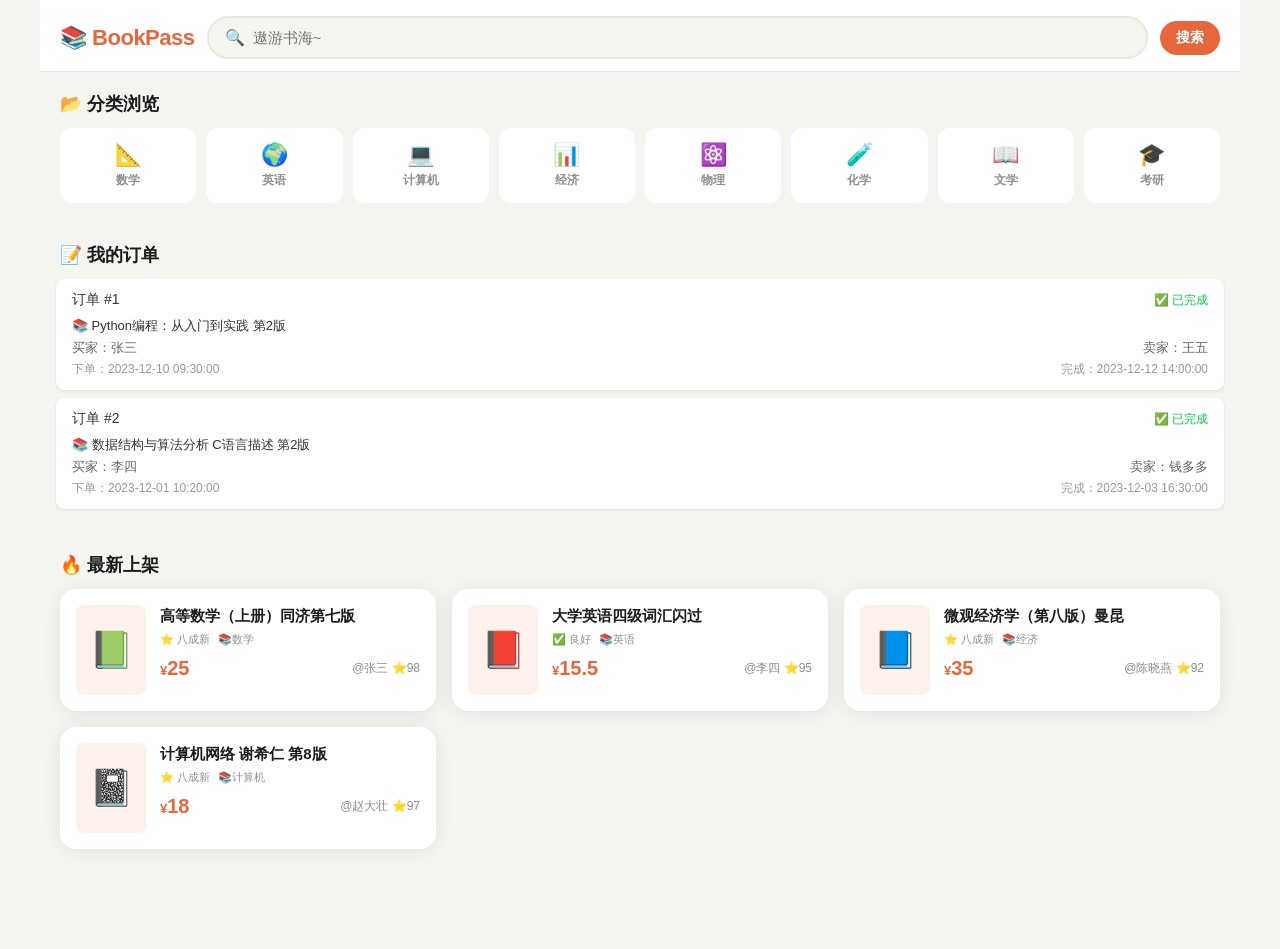
<file: index.html>
<!DOCTYPE html>
<html lang="zh-CN">
<head>
<meta charset="UTF-8">
<meta name="viewport" content="width=device-width, initial-scale=1.0">
<title>校园二手书 · BookPass</title>
<link rel="stylesheet" type="text/css" href="style.css">
</head>
<body>

<div class="app">
  <div class="page active" id="page-home">
    <div class="navbar">
      <div class="logo">📚 BookPass</div>
      <div class="search-bar" style="flex:1">
        <span>🔍</span>
        <input id="home-search-input" type="text" placeholder="遨游书海~" />
      </div>
      <button class="search-btn" onclick="doSearch()">搜索</button>
    </div>

    <div class="section-title">📂 分类浏览</div>
    <div class="category-grid">
      <div class="cat-item" onclick="searchByCategory('数学')">
        <div class="cat-icon">📐</div>
        <div class="cat-name">数学</div>
      </div>
      <div class="cat-item" onclick="searchByCategory('英语')">
        <div class="cat-icon">🌍</div>
        <div class="cat-name">英语</div>
      </div>
      <div class="cat-item" onclick="searchByCategory('计算机')">
        <div class="cat-icon">💻</div>
        <div class="cat-name">计算机</div>
      </div>
      <div class="cat-item" onclick="searchByCategory('经济')">
        <div class="cat-icon">📊</div>
        <div class="cat-name">经济</div>
      </div>
      <div class="cat-item" onclick="searchByCategory('物理')">
        <div class="cat-icon">⚛️</div>
        <div class="cat-name">物理</div>
      </div>
      <div class="cat-item" onclick="searchByCategory('化学')">
        <div class="cat-icon">🧪</div>
        <div class="cat-name">化学</div>
      </div>
      <div class="cat-item" onclick="searchByCategory('文学')">
        <div class="cat-icon">📖</div>
        <div class="cat-name">文学</div>
      </div>
      <div class="cat-item" onclick="searchByCategory('考研')">
        <div class="cat-icon">🎓</div>
        <div class="cat-name">考研</div>
      </div>
    </div>

    <div class="section-title" onclick="window.location.href='orders.html'">📝 我的订单</div>
    <div class="order-list" id="finished-order-list" onclick="window.location.href='orders.html'"></div>

    <!-- 最新上架 -->
    <div class="section-title">🔥 最新上架</div>
    <div class="book-list" id="home-book-list">
      <!-- 由 JavaScript 动态填充 -->
    </div>
  </div>

  <div class="page" id="page-search">

    <div class="navbar">
      <button class="nav-back" onclick="showPage('page-home')">
        <img src="documents/返回.png" style="border-radius: 50%;width: 90%;height: 90%;">
      </button>
      <div class="search-bar" style="flex:1">
        <span>🔍</span>
        <input id="search-input" type="text" placeholder="搜索书名…" />
      </div>
      <button class="search-btn" onclick="doSearchFromPage()">搜索</button>
    </div>

    <!-- 筛选条件 -->
    <div class="filter-bar">
      <div class="filter-chip active" onclick="applyFilter(this,'all')">全部</div>
      <div class="filter-chip" onclick="applyFilter(this,'cheap')">¥30以下</div>
      <div class="filter-chip" onclick="applyFilter(this,'good')">九成新↑</div>
      <div class="filter-chip" onclick="applyFilter(this,'new')">最新上架</div>
      <div class="filter-chip" onclick="applyFilter(this,'credit')">高信用卖家</div>
    </div>

    <!-- 结果列表 -->
    <div id="result-count" style="padding:0 20px 8px;font-size:13px;color:#8E8E93"></div>
    <div class="book-list" id="search-book-list"></div>
  </div>


  <!-- ==========================================
       书籍详情页 (page-detail)
       ========================================== -->
  <div class="page" id="page-detail">

    <div class="navbar">
      <button class="nav-back" onclick="closeModal()">
        <img src="documents/返回.png" style="border-radius: 50%;width: 90%;height: 90%;">
      </button>
      <div class="nav-title">书籍详情</div>
    </div>

    <!-- 封面大图 -->
    <div class="detail-cover" id="detail-cover">📗</div>

    <div class="detail-body">

      <!-- 价格（最显眼，放最前面） -->
      <div class="detail-price"><span>¥</span><span id="detail-price"></span></div>

      <!-- 书名 -->
      <div class="detail-title" id="detail-title"></div>

      <!-- 成色 -->
      <div class="detail-condition" id="detail-condition"></div>

      <!-- 卖家描述 -->
      <div class="detail-desc" id="detail-desc"></div>

      <!-- 卖家信息卡片 -->
      <div class="seller-card">
        <div class="seller-avatar" id="seller-avatar"></div>
        <div>
          <div class="seller-name" id="seller-name"></div>
          <div class="seller-credit" id="seller-credit"></div>
        </div>
      </div>

    </div>

    <!-- 底部购买按钮（固定） -->
    <div class="buy-bar">
      <button class="buy-btn" onclick="buyBook()">📩 我要买这本书</button>
    </div>

  </div>

</div><!-- end .app -->

<div class="modal-overlay" id="success-modal">
  <div class="modal">
    <div class="modal-icon">🎉</div>
    <div class="modal-title">下单成功！</div>
    <div class="modal-desc">
      已通知卖家，请等待对方确认。<br>
      确认后系统会展示卖家联系方式，<br>
      然后约好时间地点线下交接就好啦～
    </div>
    <button class="modal-btn" onclick="closeModal()">好的，我知道了</button>
  </div>
</div>
<script src="Data/usersData.js"></script>
<script src="Data/booksData.js"></script>
<script src="Data/ordersData.js"></script>
<script src="oldbooks.js"></script>
</body>
</html>
</file>
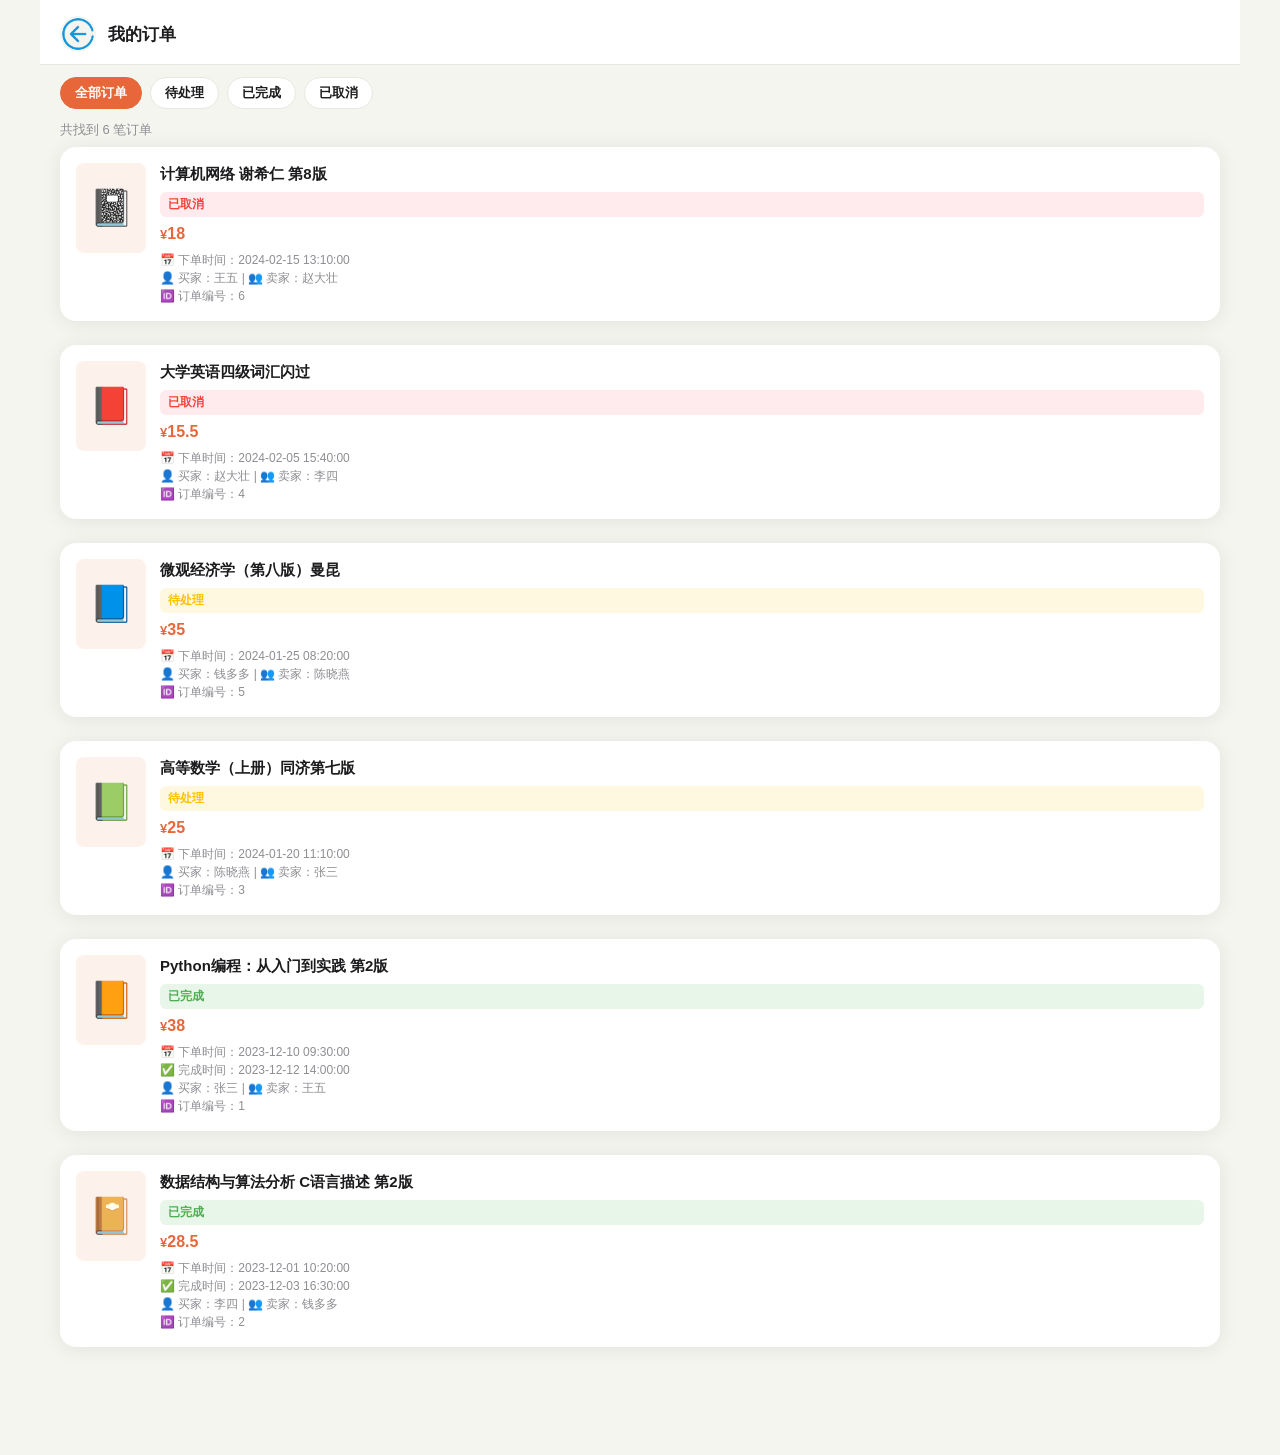
<file: orders.html>
<!DOCTYPE html>
<html lang="zh-CN">
<head>
<meta charset="UTF-8">
<meta name="viewport" content="width=device-width, initial-scale=1.0">
<title>我的订单 · BookPass</title>
<link rel="stylesheet" type="text/css" href="style.css">
<style>
.order-list {
  padding: 0 20px;
  display: flex;
  flex-direction: column;
  gap: 16px;
  padding-bottom: 100px;
}

.order-card {
  background: var(--card-bg);
  border-radius: var(--radius);
  padding: 16px;
  display: flex;
  gap: 14px;
  box-shadow: var(--shadow);
}

.order-status {
  font-size: 12px;
  padding: 4px 8px;
  border-radius: 6px;
  font-weight: 600;
}
.status-pending {
  background: #FFF8E1;
  color: #FFC107;
}
.status-finished {
  background: #E8F5E9;
  color: #4CAF50;
}
.status-canceled {
  background: #FFEBEE;
  color: #F44336;
}

.order-meta {
  font-size: 12px;
  color: var(--gray);
  margin-top: 8px;
  line-height: 1.5;
}
</style>
</head>
<body>

<div class="app">
  <!-- 订单页面 -->
  <div class="page active" id="page-orders">
    <div class="navbar">
      <button class="nav-back" onclick="window.location.href='index.html'">
        <img src="documents/返回.png" style="border-radius: 50%;width: 90%;height: 90%;">
      </button>
      <div class="nav-title">我的订单</div>
    </div>

    <!-- 订单状态筛选栏 -->
    <div class="filter-bar">
      <div class="filter-chip active" onclick="applyOrderFilter(this, 'all')">全部订单</div>
      <div class="filter-chip" onclick="applyOrderFilter(this, 'PENDING')">待处理</div>
      <div class="filter-chip" onclick="applyOrderFilter(this, 'FINISHED')">已完成</div>
      <div class="filter-chip" onclick="applyOrderFilter(this, 'CANCELED')">已取消</div>
    </div>

    <!-- 订单数量提示 -->
    <div id="order-count" style="padding:0 20px 8px;font-size:13px;color:#8E8E93"></div>

    <!-- 订单列表容器 -->
    <div class="order-list" id="order-list-container">
      <!-- 由JavaScript动态填充 -->
    </div>
  </div>
</div>

<!-- 引入依赖数据和逻辑文件 -->
<script src="Data/usersData.js"></script>
<script src="Data/booksData.js"></script>
<script src="Data/ordersData.js"></script>
<script src="orders.js"></script>
</body>
</html>
</file>
<file: style.css>
:root {
  --primary: #E8673A;
  --primary-light: #FDF1EC;
  --dark: #1C1C1E;
  --gray: #8E8E93;
  --bg: #F5F5F0;
  --card-bg: #FFFFFF;
  --border: #E8E8E0;
  --radius: 16px;
  --shadow: 0 2px 20px rgba(0,0,0,0.08);
}

/* 重置和基础样式 */
* { box-sizing: border-box; margin: 0; padding: 0; }

body {
  font-family: 'PingFang SC', 'Microsoft YaHei', sans-serif;
  background: var(--bg);
  color: var(--dark);
  min-height: 100vh;
  display: flex;
  justify-content: center;
  padding: 0 10px;
}

/* 响应式容器：手机占满宽度，电脑限制最大宽度并居中 */
.app {
  width: 100%;
  max-width: 1200px;
  min-height: 100vh;
  background: var(--bg);
  position: relative;
  overflow: hidden;
}

/* 页面切换 */
.page {
  display: none;
  flex-direction: column;
  min-height: 100vh;
  animation: slideIn 0.25s ease;
}
.page.active { display: flex; }

@keyframes slideIn {
  from { opacity: 0; transform: translateX(20px); }
  to   { opacity: 1; transform: translateX(0); }
}

/* 顶部导航栏 */
.navbar {
  padding: 16px 20px 12px;
  background: var(--card-bg);
  display: flex;
  align-items: center;
  gap: 12px;
  position: sticky;
  top: 0;
  z-index: 100;
  border-bottom: 1px solid var(--border);
}

.nav-back {
  width: 36px;
  height: 36px;
  border-radius: 50%;
  background: var(--bg);
  border: none;
  cursor: pointer;
  font-size: 18px;
  display: flex;
  align-items: center;
  justify-content: center;
}

.nav-title {
  font-size: 17px;
  font-weight: 700;
}

.logo {
  font-size: 22px;
  font-weight: 900;
  color: var(--primary);
  letter-spacing: -0.5px;
}

/* 搜索框 */
.search-bar {
  display: flex;
  align-items: center;
  background: var(--bg);
  border: 2px solid var(--border);
  border-radius: 100px;
  padding: 10px 16px;
  gap: 8px;
  flex: 1;
  max-width: calc(100% - 200px);
  transition: border-color 0.2s;
}
.search-bar:focus-within { border-color: var(--primary); }

.search-bar input {
  border: none;
  background: transparent;
  font-size: 15px;
  flex: 1;
  outline: none;
  color: var(--dark);
}

.search-btn {
  background: var(--primary);
  color: white;
  border: none;
  border-radius: 100px;
  padding: 8px 16px;
  font-size: 14px;
  font-weight: 600;
  cursor: pointer;
  white-space: nowrap;
}

/* 首页分类标签 */
.section-title {
  font-size: 18px;
  font-weight: 800;
  padding: 20px 20px 12px;
}

.category-grid {
  display: grid;
  grid-template-columns: repeat(auto-fit, minmax(80px, 1fr));
  gap: 10px;
  padding: 0 20px 20px;
}

.cat-item {
  background: var(--card-bg);
  border-radius: 12px;
  padding: 12px 8px;
  text-align: center;
  cursor: pointer;
  border: 2px solid transparent;
  transition: all 0.15s;
}
.cat-item:hover {
  border-color: var(--primary);
  background: var(--primary-light);
}

.cat-icon { font-size: 22px; margin-bottom: 4px; }
.cat-name { font-size: 12px; color: var(--gray); font-weight: 600; }

/* 书籍列表：响应式布局（手机单列，电脑多列） */
.book-list {
  padding: 0 20px;
  display: grid;
  grid-template-columns: repeat(auto-fit, minmax(280px, 1fr));
  gap: 16px;
  padding-bottom: 100px;
}

/* 书籍卡片 */
.book-card {
  background: var(--card-bg);
  border-radius: var(--radius);
  padding: 16px;
  display: flex;
  gap: 14px;
  cursor: pointer;
  box-shadow: var(--shadow);
  transition: transform 0.15s, box-shadow 0.15s;
  height: 100%;
}
.book-card:hover {
  transform: translateY(-2px);
  box-shadow: 0 6px 30px rgba(0,0,0,0.12);
}

.book-cover {
  width: 70px;
  height: 90px;
  border-radius: 8px;
  flex-shrink: 0;
  display: flex;
  align-items: center;
  justify-content: center;
  font-size: 28px;
  background: var(--primary-light);
}

.book-info { flex: 1; }

.book-title {
  font-size: 15px;
  font-weight: 700;
  line-height: 1.4;
  margin-bottom: 6px;
  display: -webkit-box;
  line-clamp: 2;
  -webkit-box-orient: vertical;
  overflow: hidden;
}

.book-meta {
  display: flex;
  align-items: center;
  gap: 8px;
  margin-bottom: 10px;
}

.condition-badge {
  font-size: 11px;
  color: var(--gray);
}

.book-footer {
  display: flex;
  align-items: center;
  justify-content: space-between;
}

.book-price {
  font-size: 20px;
  font-weight: 900;
  color: var(--primary);
}
.book-price span { font-size: 13px; }

.seller-info { font-size: 12px; color: var(--gray); }

/* 筛选栏 */
.filter-bar {
  display: flex;
  gap: 8px;
  padding: 12px 20px;
  overflow-x: auto;
  scrollbar-width: none;
}
.filter-bar::-webkit-scrollbar { display: none; }

.filter-chip {
  padding: 6px 14px;
  border-radius: 100px;
  border: 1.5px solid var(--border);
  font-size: 13px;
  white-space: nowrap;
  cursor: pointer;
  background: var(--card-bg);
  font-weight: 600;
  transition: all 0.15s;
}
.filter-chip.active {
  background: var(--primary);
  border-color: var(--primary);
  color: white;
}

/* 详情页 */
.detail-container {
  display: grid;
  grid-template-columns: 1fr 1fr;
  gap: 20px;
  align-items: center;
}

.detail-cover {
  width: 100%;
  height: 300px;
  background: var(--primary-light);
  display: flex;
  align-items: center;
  justify-content: center;
  font-size: 100px;
  border-radius: var(--radius);
}

.detail-body {
  padding: 24px 20px;
  flex: 1;
}

.detail-price {
  font-size: 32px;
  font-weight: 900;
  color: var(--primary);
  margin-bottom: 8px;
}

.detail-title {
  font-size: 20px;
  font-weight: 800;
  line-height: 1.4;
  margin-bottom: 16px;
}

.detail-condition {
  background: var(--primary-light);
  color: var(--primary);
  border-radius: 8px;
  padding: 10px 14px;
  font-size: 14px;
  font-weight: 600;
  margin-bottom: 16px;
  display: flex;
  align-items: center;
  gap: 6px;
}

.detail-desc {
  padding: 14px;
  background: var(--bg);
  border-radius: 10px;
  font-size: 14px;
  line-height: 1.6;
  color: var(--gray);
  margin-bottom: 20px;
}

.seller-card {
  display: flex;
  align-items: center;
  gap: 12px;
  padding: 14px;
  background: var(--card-bg);
  border-radius: 12px;
  box-shadow: var(--shadow);
}

.seller-avatar {
  width: 44px;
  height: 44px;
  border-radius: 50%;
  background: var(--primary);
  display: flex;
  align-items: center;
  justify-content: center;
  color: white;
  font-weight: 700;
  font-size: 18px;
}

.seller-name { font-weight: 700; font-size: 15px; }
.seller-credit {
  font-size: 12px;
  color: #34C759;
  font-weight: 600;
}

/* 底部购买按钮 */
.buy-bar {
  position: sticky;
  bottom: 0;
  padding: 16px 20px;
  background: var(--card-bg);
  border-top: 1px solid var(--border);
}

.buy-btn {
  width: 100%;
  padding: 16px;
  background: var(--primary);
  color: white;
  border: none;
  border-radius: 100px;
  font-size: 17px;
  font-weight: 800;
  cursor: pointer;
  transition: transform 0.1s, background 0.2s;
  letter-spacing: 1px;
}
.buy-btn:hover  { background: #D4572E; }
.buy-btn:active { transform: scale(0.97); }

/* 成功弹窗 */
.modal-overlay {
  position: fixed;
  inset: 0;
  background: rgba(0,0,0,0.5);
  display: none;
  align-items: flex-end;
  justify-content: center;
  z-index: 999;
}
.modal-overlay.show { display: flex; animation: fadeIn 0.2s ease; }

@keyframes fadeIn { from { opacity: 0; } to { opacity: 1; } }

.modal {
  background: var(--card-bg);
  border-radius: 24px 24px 0 0;
  padding: 32px 24px 48px;
  width: 100%;
  max-width: 400px;
  text-align: center;
  animation: slideUp 0.3s ease;
}

@keyframes slideUp {
  from { transform: translateY(100%); }
  to   { transform: translateY(0); }
}

.modal-icon { font-size: 60px; margin-bottom: 16px; }
.modal-title { font-size: 22px; font-weight: 900; margin-bottom: 8px; }
.modal-desc { font-size: 14px; color: var(--gray); line-height: 1.6; }
.modal-btn {
  margin-top: 24px;
  width: 100%;
  padding: 14px;
  background: var(--primary);
  color: white;
  border: none;
  border-radius: 100px;
  font-size: 16px;
  font-weight: 700;
  cursor: pointer;
}

/* 移动端适配（屏幕<768px） */
@media (max-width: 767px) {
  .detail-container {
    grid-template-columns: 1fr;
  }
  .detail-cover {
    height: 260px;
    font-size: 80px;
  }
  .book-list {
    grid-template-columns: 1fr;
  }
  .category-grid {
    grid-template-columns: repeat(4, 1fr);
  }
}

/* 订单列表容器 */
.order-list {
  padding: 0 16px 16px;
}

/* 订单卡片 */
.order-card {
  background: #fff;
  border-radius: 8px;
  padding: 12px 16px;
  margin-bottom: 8px;
  box-shadow: 0 1px 3px rgba(0,0,0,0.1);
}

/* 订单头部（ID + 状态） */
.order-header {
  display: flex;
  justify-content: space-between;
  align-items: center;
  margin-bottom: 8px;
}

.order-id {
  font-size: 14px;
  color: #333;
  font-weight: 500;
}

.order-status {
  font-size: 12px;
  color: #00c853;
}

/* 订单内容 */
.order-body {
  font-size: 13px;
  color: #666;
}

.order-book {
  margin-bottom: 4px;
  font-weight: 500;
  color: #333;
}

.order-participants {
  display: flex;
  justify-content: space-between;
  margin-bottom: 4px;
}

.order-time {
  display: flex;
  justify-content: space-between;
  color: #999;
  font-size: 12px;
}

/* 无订单提示 */
.no-order {
  text-align: center;
  padding: 16px;
  color: #999;
  font-size: 14px;
}
</file>
